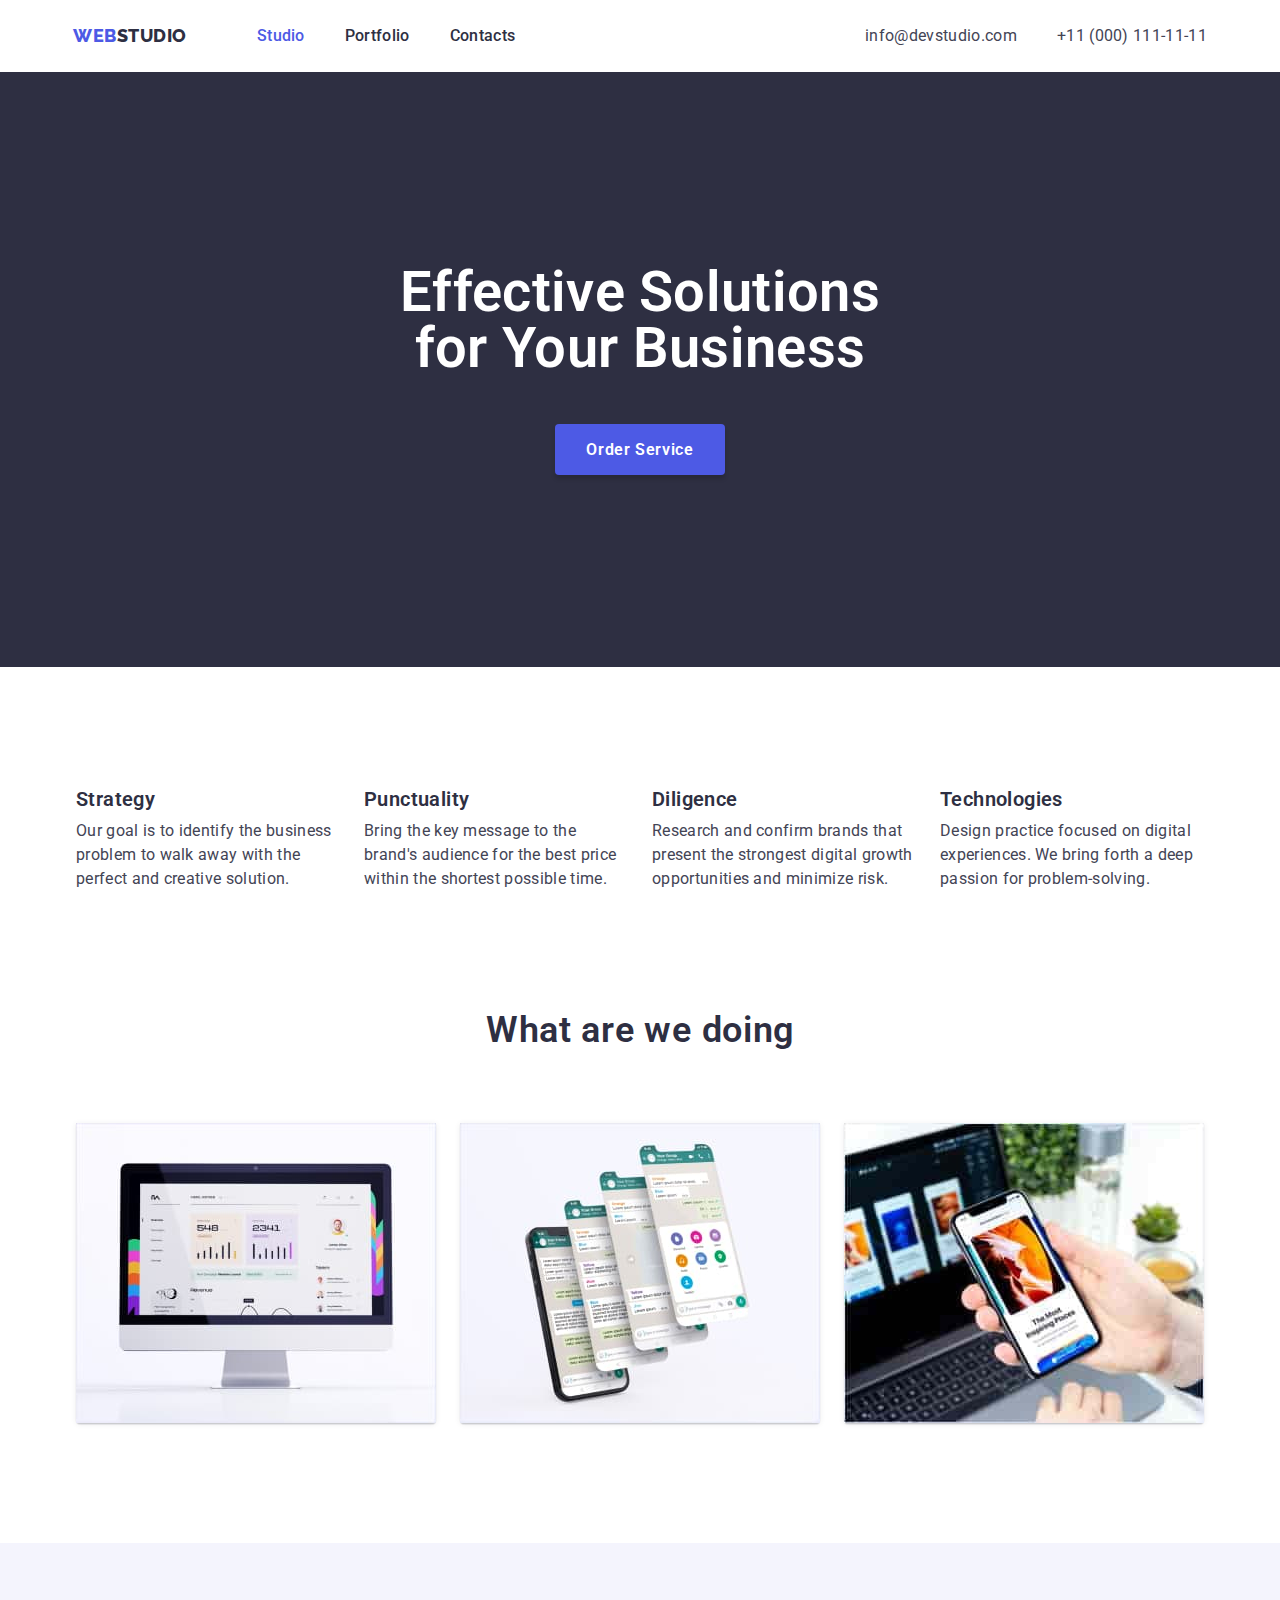
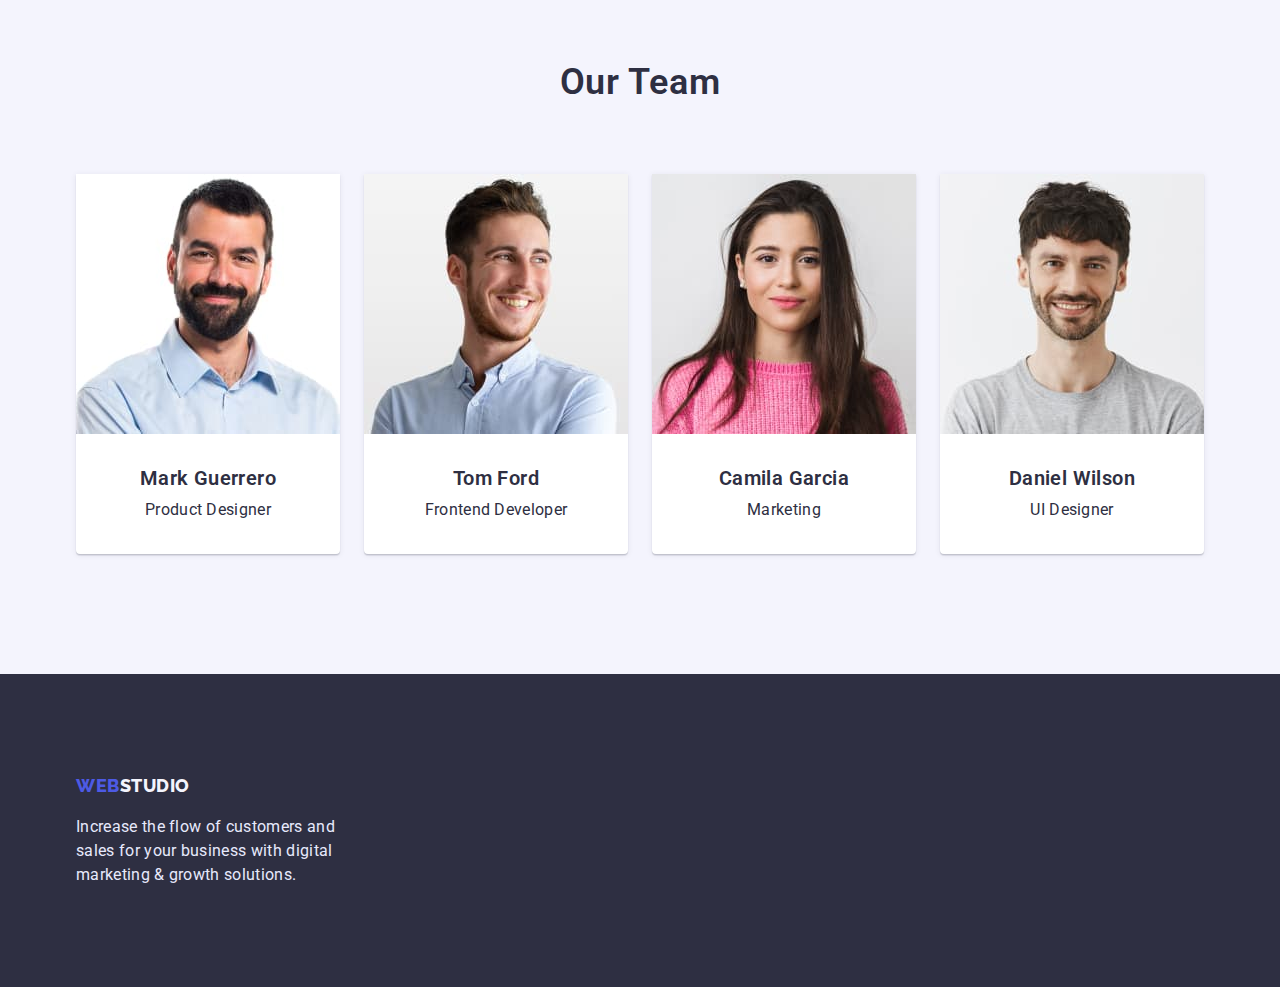
<file: index.html>
<!DOCTYPE html>
<html lang="en">
<head>
    <meta charset="UTF-8">
    <meta http-equiv="X-UA-Compatible" content="IE=edge">
    <meta name="viewport" content="width=device-width, initial-scale=1.0">
    <title>Document</title>
    <link rel="preconnect" href="https://fonts.googleapis.com">
    <link rel="preconnect" href="https://fonts.gstatic.com" crossorigin>
    <link href="https://fonts.googleapis.com/css2?family=Raleway:wght@800&family=Roboto:wght@400;500;700;900&display=swap"
    rel="stylesheet">
    <link rel = "stylesheet" href="https://cdnjs.cloudflare.com/ajax/libs/modern-normalize/1.1.0/modern-normalize.min.css">
    <link rel="stylesheet" href="./css/styles.css">
</head>
<body>
    <header>
    <div class="container main-nav">
        <!--Лого-->
        <a href="/" class="logo"><span>WEB</span>STUDIO</a>
        <!--Навігація-->
        <nav>
            <ul class="site-nav list">
             <li><a href="./index.html" class="current">Studio</a></li>
             <li><a href="./portfolio.html">Portfolio</a></li>
             <li class="contacts"><a href="" class="link">Contacts</a></li>
             </ul>
        </nav>
        <!--Частина header-->
        <ul class="auth-nav list">
            <li><a href="mailto:info@devstudio.com">info@devstudio.com</a></li>
            <li class="number"><a href="tel:+11(000)111-11-11">+11 (000) 111-11-11</a></li>
        </ul>
    </div>
    </header>
        <!--Hero-->
        <main>
            <section class="hero">
                <h1 class="hero-title">Effective Solutions<br>for Your Business<br></h1>
                <button class="filter-btn" type="button">Order Service</button>
            </section>
        <!--Одна з секцій сторінки-->
        <section class="section">
        <div class="container">
            <ul class="list first-section">
                <li class="item"><h3 class="section-title">Strategy</h3><p>Our goal is to identify the business
                    problem to walk away with the perfect and creative solution. </p></li>
            
                <li class="item"><h3 class="section-title">Punctuality</h3><p>Bring the key message to the brand's 
                audience for the best price within the shortest possible time. </p></li>
            
                <li class="item"><h3 class="section-title">Diligence</h3><p>Research and confirm brands that present the strongest digital 
                growth opportunities and minimize risk. </p></li>
            
                <li class="item"><h3 class="section-title">Technologies</h3><p>Design practice focused on digital experiences. We bring forth 
                a deep passion for problem-solving. </p></li>
            </ul>
            </div>
        </section>
         <!--Одна з секцій сторінки-->
        <section class="section-presentation">
            <div class="container">
            <h2 class="presentation-title">What are we doing</h2>
        <ul class="list second-section">
            <li class="icon"><img src="./images/photo-1.jpg" alt="iMAC" width="360" height="300" ></li>
            <li class="icon"><img src="./images/photo-2.jpg" alt="Iphone" width="360" height="300" ></li>
            <li class="icon"><img src="./images/photo-3.jpg" alt="Iphone" width="360" height="300" ></li>
        </ul>
            </div>
        </section>
          <!--Team-->
          <section class="section-team">
            <div class="container">
            <h2 class="team-title">Our Team</h2>
            <ul class="list third-section">
                <li class="icon">
                    <img src="./images/photo-4.jpg" alt="photo of a team member" width="264" height="260"><h3 class="section-title team-member">Mark Guerrero</h3><p class="stylized-paragraph">Product Designer</p>
                </li>   
                <li class="icon">
                    <img src="./images/photo-5.jpg" alt="photo of a team member" width="264" height="260"><h3 class="section-title team-member">Tom Ford</h3><p class="stylized-paragraph">Frontend Developer</p>
                </li>
                <li class="icon">
                    <img src="./images/photo-6.jpg" alt="photo of a team member" width="264" height="260"><h3 class="section-title team-member">Camila Garcia</h3><p class="stylized-paragraph">Marketing</p>
                </li>
                <li class="icon">
                    <img src="./images/photo-7.jpg" alt="photo of a team member" width="264" height="260"><h3 class="section-title team-member">Daniel Wilson</h3><p class="stylized-paragraph">UI Designer</p>
                </li>
            </ul>
            </div>
          </section>
        </main>
          <!--footer-->
          <footer class="footer-form">
            <div class="container">
            <a href="/" class="logo-footer"><span>WEB</span>STUDIO</a>
            <p>Increase the flow of customers and<br> sales for your business with digital<br>marketing & growth solutions.</p>
            </div>
          </footer>
        </div>
       
</body>
</html>
</file>
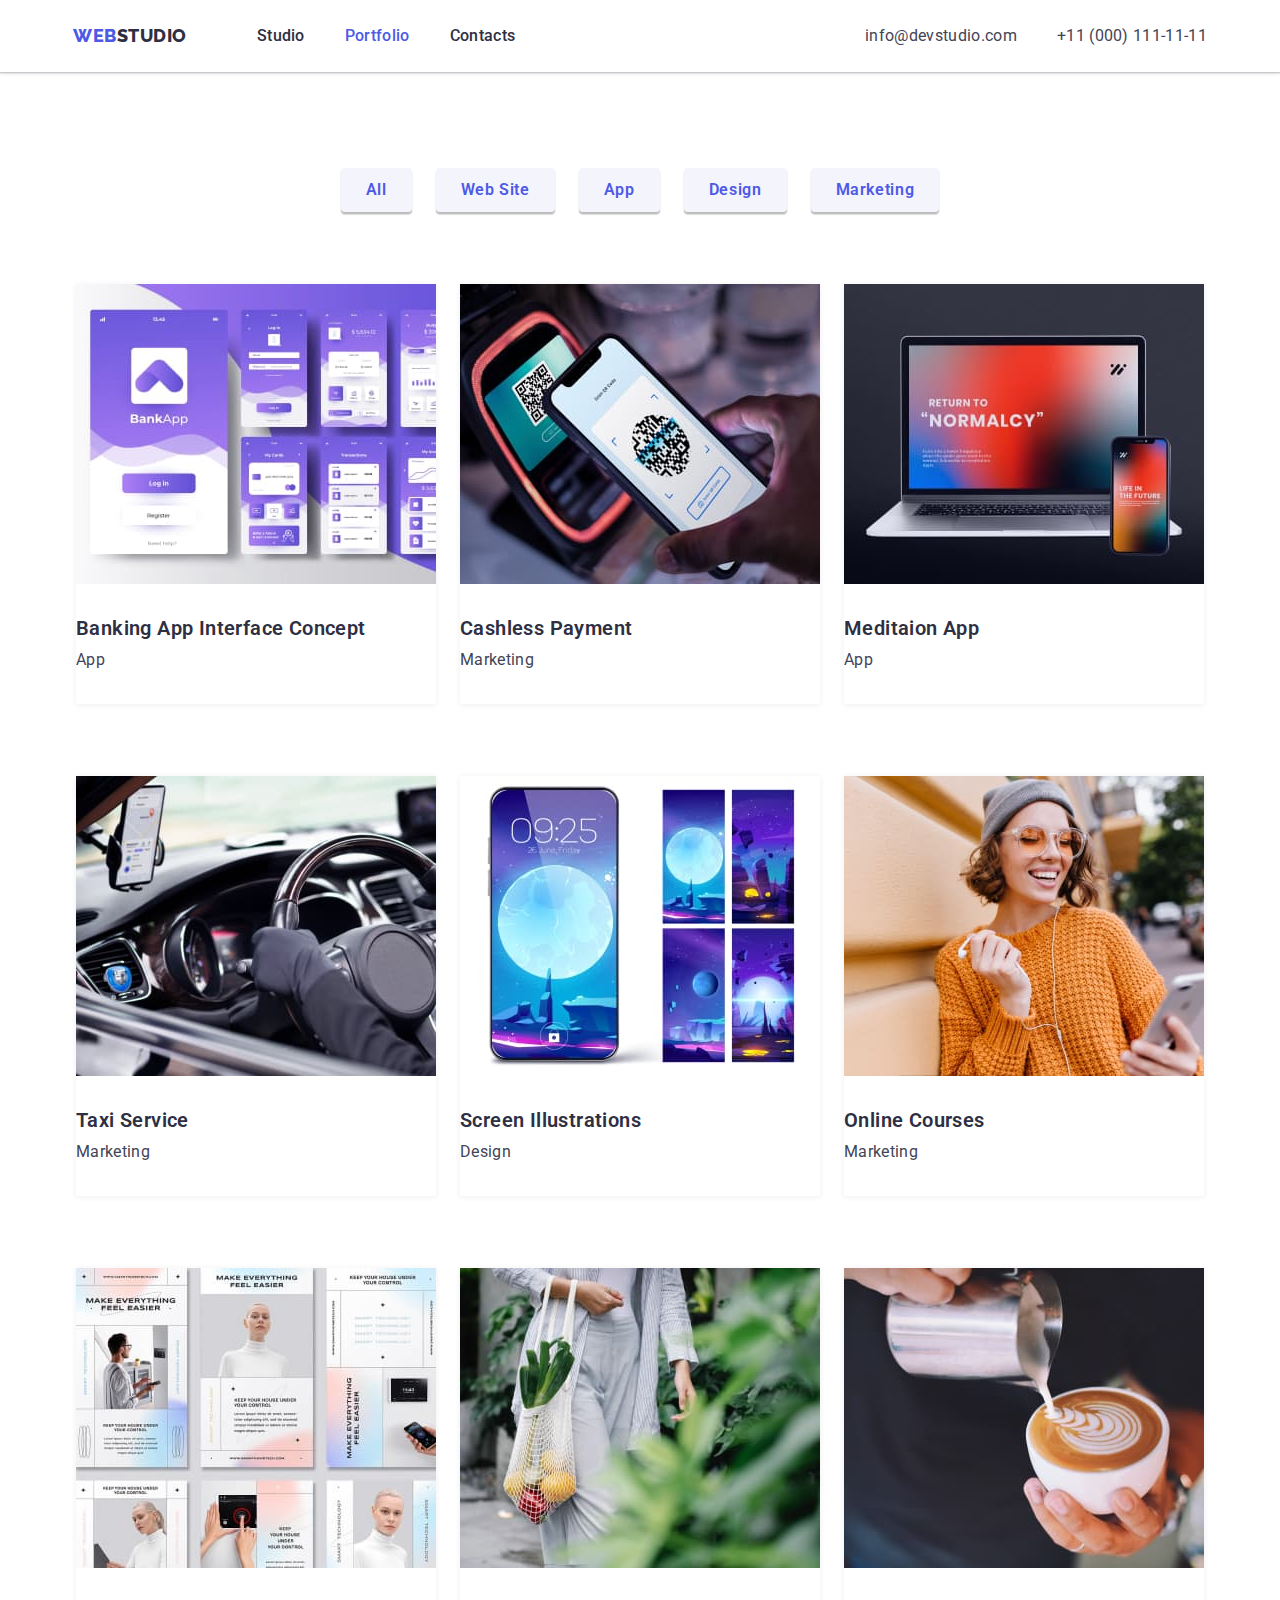
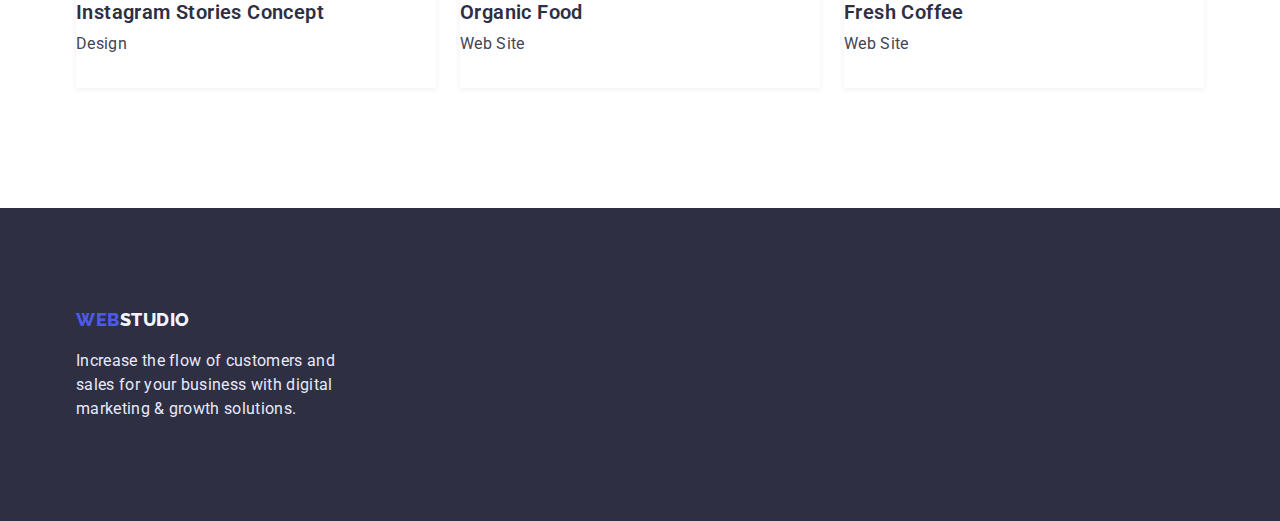
<file: portfolio.html>
<!DOCTYPE html>
<html lang="en">
<head>
    <meta charset="UTF-8">
    <meta http-equiv="X-UA-Compatible" content="IE=edge">
    <meta name="viewport" content="width=device-width, initial-scale=1.0">
    <title>Document</title>
    <link rel="preconnect" href="https://fonts.googleapis.com">
    <link rel="preconnect" href="https://fonts.gstatic.com" crossorigin>
    <link href="https://fonts.googleapis.com/css2?family=Raleway:wght@800&family=Roboto:wght@400;500;700;900&display=swap"
    rel="stylesheet">
    <link rel="stylesheet" href="https://cdnjs.cloudflare.com/ajax/libs/modern-normalize/1.1.0/modern-normalize.min.css">
    <link rel="stylesheet" href="./css/styles.css">
</head>
<body>
    <header class="main-nav">
    <div class="container main-nav">
        <!--Лого-->
        <a href="/" class="logo"><span>WEB</span>STUDIO</a>
        <!--Навігація-->
        <nav>
            <ul class="site-nav list">
                <li><a href="./index.html">Studio</a></li>
                <li><a href="" class="current">Portfolio</a></li>
                <li><a href="">Contacts</a></li>
            </ul>
        </nav>
        <!--Частина header-->
        <ul class="auth-nav list">
            <li><a href="mailto:info@devstudio.com">info@devstudio.com</a></li>
            <li class="number"><a href="tel:+11(000)111-11-11">+11 (000) 111-11-11</a></li>
    
        </ul>
    </div>
    </header>
    <main>
        <!--Cекція-->
      <section class="section filter">
        <div class="container">
        <!--Cписок з кнопок-->
        <ul class="list fourth-section">
            <li><button class="portfolio-btn" type="button">All</button></li>
            <li><button class="portfolio-btn" type="button">Web Site</button></li>
            <li><button class="portfolio-btn" type="button">App</button></li> 
            <li><button class="portfolio-btn" type="button">Design</button></li>
            <li><button class="portfolio-btn" type="button">Marketing</button></li>
        </ul>
        <!--Cписок з 9-ти карток-->
        <ul class="list fifth-section">
            <li><a class="frame"><img src="./images/portfolio_photo-1.jpg" alt="banking app" width="360" height="300"><h3 class="section-title portfolio-card">Banking App Interface Concept</h3><p class="stylized-paragraph">App</p></a></li>

            <li><a class="frame"><img src="./images/portfolio_photo-2.jpg" alt="cashless payment" width="360" height="300"><h3 class="section-title portfolio-card">Cashless Payment</h3><p class="stylized-paragraph">Marketing</p></a></li>

            <li><a class="frame"><img src="./images/portfolio_photo-3.jpg" alt="meditaion app" width="360" height="300"><h3 class="section-title portfolio-card">Meditaion App</h3><p class="stylized-paragraph">App</p></a></li>

            <li class="flex-element"><a class="frame"><img src="./images/portfolio_photo-4.jpg" alt="taxi service" width="360" height="300"><h3 class="section-title portfolio-card">Taxi Service</h3><p class="stylized-paragraph">Marketing</p></a></li>
            
            <li class="flex-element"><a class="frame"><img src="./images/portfolio_photo-5.jpg" alt="screen illustrations" width="360" height="300"><h3 class="section-title portfolio-card">Screen Illustrations</h3><p class="stylized-paragraph">Design</p></a></li>
            
            <li class="flex-element"><a class="frame"><img src="./images/portfolio_photo-6.jpg" alt="online courses" width="360" height="300"><h3 class="section-title portfolio-card">Online Courses</h3><p class="stylized-paragraph">Marketing</p></a></li>
            
            <li class="flex-element"><a class="frame"><img src="./images/portfolio_photo-7.jpg" alt="instagram stories concept" width="360" height="300"><h3 class="section-title portfolio-card">Instagram Stories Concept</h3><p class="stylized-paragraph">Design</p></a></li>
            
            <li class="flex-element"><a class="frame"><img src="./images/portfolio_photo-8.jpg" alt="organic food" width="360" height="300"><h3 class="section-title portfolio-card">Organic Food</h3><p class="stylized-paragraph">Web Site</p></a></li>
           
            <li class="flex-element"><a class="frame"><img src="./images/portfolio_photo-9.jpg" alt="Fresh Coffee" width="360" height="300"><h3 class="section-title portfolio-card">Fresh Coffee</h3><p class="stylized-paragraph">Web Site</p></a></li>
        </ul>
        </div>
    </section>
    </main>

    <!--Footer-->
    <footer class="footer-form">
        <div class="container">
        <a href="/" class="logo-footer"><span>WEB</span>STUDIO</a>
        <p>Increase the flow of customers and<br> sales for your business with digital<br>marketing & growth solutions.</p>
        </div>
    </footer>
    
</body>
</html>
</file>
<file: css/styles.css>
:root {
--primery-text-color:#434455;
--title-text-color:#2E2F42;
--accent-color:#4D5AE5;
--white-color:#FFFFFF;
}



/* Колір фону та тексту для body */
body {
background-color: #FFFFFF;
color:var(--primery-text-color);
font-family: Roboto ,sans-serif;
font-weight: 400;
font-size: 16px;
line-height: 1.5;
letter-spacing: 0.02em;
}

/* Утиліти */
.list {
    list-style: none;
    padding: 0;
    margin: 0;

}

.container {
    margin-left: auto;
    margin-right: auto;
    width: 1158px;
    padding-left: 15px;
    padding-right: 15px;
    /* outline: 2px solid tomato; */

}

img {
    display: block;
}

a {
    text-decoration: none;
}



/* Навігація , header */

header {
    box-shadow: 0px 2px 1px rgba(46, 47, 66, 0.08), 0px 1px 1px rgba(46, 47, 66, 0.16), 0px 1px 6px rgba(46, 47, 66, 0.08);
}

/* logo */
.logo {
    color:#2E2F42;
    background-color:#FFFFFF;
    font-family: Raleway,sans-serif;
    font-weight: 800;
    font-size: 18px;
    line-height: 1.3;
    letter-spacing: 0.03em;
        /* identical to box height, or 133% */
    
       
    
}

/* Колір logo */
.logo > span {
    color:#4D5AE5 ;
 
}

/* Main nav */
.main-nav{
    display: flex;
    align-items: center;
    justify-content: center;
    padding-right: 12px;
    padding-left: 12px;
   
}

/*Оформлення site-nav*/
.site-nav{ 
    display: flex;
    margin-left: 70px;
    
}

 .site-nav a { 
    color: #2E2F42;
     font-weight: 500;
    font-size: 16px;
    line-height: 1.5;
    margin-right: 40px;
    padding-top: 24px;
    padding-bottom: 24px;
    display: block;
 }  
 
 .contacts a {
    margin-right: 0;
 }



.site-nav a:hover{
    color: #4D5AE5;
}

.site-nav a:focus {
    color:#4D5AE5;
}

.site-nav a.current {
    color: #4D5AE5;
}


/* Оформлення auth-nav */
.auth-nav{
    display: flex;
    margin-left:auto ;
}


.auth-nav a {
    color:#434455 ;
    font-weight: 400;
    font-size: 16px;
    line-height: 1.5;
    margin-right: 40px;
    padding-top: 24px;
    padding-bottom: 24px;
    display: block;
   
}

.number a{
    margin-right: 0;
}

.auth-nav a:hover {
    color: #4D5AE5;
}

.auth-nav a:focus {
    color: #4D5AE5;
}


/*hero*/

.hero {
    text-align: center;
    background-color: #2E2F42;
    padding-top:192px;
    padding-bottom:192px;
}


.hero-title {
    color: #FFFFFF;
    font-style: normal;
    font-weight: 600;
    font-size: 56px;
    line-height: 1;
        /* or 107% */
    text-align: center;
    margin-top: 0;
    margin-bottom: 48px;
   
    /* background-color:teal; */
}



/* Оформлення cекцій(за винятком hero) */
.section-title {
    color:var(--title-text-color);
    font-weight: 600;
    font-size: 20px;
    line-height: 1.2;
    /* identical to box height, or 120% */
    letter-spacing: 0.02em;
    margin-top: 0px;
    margin-bottom: 8px;
}



.section {
   padding-top: 120px;
   padding-bottom: 120px;
  
   
}
/* Cписок найпершої секції */
.first-section {
    display: flex;
    flex-wrap: wrap;
    justify-content: center;
    gap: 24px;
}

/* Ширина тексту в <li> 1-ої секції */
 .item {
    width: 264px;
}


/* Cкидаємо margin для <p> секції */
.section p {
    margin-top: 0;
    margin-bottom: 0;
  

}
/* Скидаємо margin для <p> cекції */
.section-team p {
    margin-top: 0;
    margin-bottom: 0;
}


.section-presentation {
    color:var(--title-text-color);
    padding-bottom: 120px;
   
  
    
   
}
/* Список другої секції */
.second-section {
    display: flex;
    flex-wrap: wrap;
    align-items: center;
    gap: 24px;
}

.presentation-title {
    font-weight: 600;
    font-size: 36px;
    line-height: 40px;
    line-height: 1.1;
    letter-spacing: 0.02em;
    margin-top: 0;
    margin-bottom: 72px;
    text-align: center;
}


.team-title {
    font-weight: 600;
    font-size: 36px;
    line-height: 40px;
    line-height: 1.1;
    letter-spacing: 0.02em;
    margin-top: 0;
    margin-bottom: 0;
    text-align: center;
    margin-bottom: 72px;
   
}


.section-team {
    color: var(--title-text-color);
    background-color: #F4F4FD;
    margin-top:0;
    margin-bottom: 0;
    padding-top: 120px;
    padding-bottom: 120px;
}
/* Список третьої секції */
.third-section {
    display: flex;
    flex-wrap: wrap;
    gap: 24px;
}

.icon {
    background: #FFFFFF;
    box-shadow: 0px 1px 6px rgba(46, 47, 66, 0.08), 0px 1px 1px rgba(46, 47, 66, 0.16), 0px 2px 1px rgba(46, 47, 66, 0.08);
    border-radius: 0px 0px 4px 4px;
    text-align: center;
}

.team-member {
    margin-top: 32px;
    
}
/* Список четвертої секції */
.fourth-section {
    display: flex;
    flex-wrap: wrap;
    justify-content: center;
    gap: 24px;
}

.filter {
    padding-top: 96px;
    padding-bottom: 120px;
}

/* Список четвертої секції */
.fifth-section {
    display: flex;
    flex-wrap: wrap;
    margin-top: 72px;
    gap: 24px;
    justify-content: center;
    
}

.flex-element {
    margin-top: 48px;
}

.portfolio-card {
    margin-top: 32px;
}
.stylized-paragraph {
    margin-top: 0;
    padding-bottom: 32px;
}



/* Нижня рамка карток в портфоліо */
.frame {
    display: block;
    box-sizing: border-box;
    border-bottom: 0.5px #F4F4FD;
    box-shadow: 0px 1px 6px rgba(46, 47, 66, 0.08);
}

/* Footer */
.footer-form {
    color:#E7E9FC ;
    background-color: #2E2F42;

}

.logo-footer  {
    color: #F4F4FD;
    font-family: Raleway,sans-serif;
    font-weight: 800;
     font-size: 18px;
    line-height: 1.3;
    letter-spacing: 0.03em;
    /* identical to box height, or 133% */
    
       

}

.logo-footer>span {
    color:#4D5AE5;
      
}

.footer-form {
    padding-top: 100px;
    padding-bottom: 100px;
    padding-left: 12px;
    padding-right: 12px;
   
}

.footer-form p {
    margin-top: 16px;
    margin-bottom: 0;
   
}

/* Оформлення кнопки Order service */

.filter-btn {
    color:var(--white-color);
    background-color:var(--accent-color) ;
    font-weight: 600;
    font-size: 16px;
    line-height: 1.2;
    letter-spacing: 0.04em;
    width: 170px;
    height: 51px;
    left: 635px;
    top: 432px;
    box-shadow: 0px 4px 4px rgba(0, 0, 0, 0.15);  
    border-radius: 4px;  
    border: 1px solid transparent ;
}

.filter-btn:hover,.filter-btn:focus
{  
    color: var(--accent-color);
    background-color: var(--white-color);
    cursor: pointer;


}

/* Оформлення кнопок в портфоліо */

.portfolio-btn {
    color: var(--accent-color);
    background-color: #F4F4FD;
    font-weight: 600;
    font-size: 16px;
    line-height: 1,5;
    letter-spacing: 0.04em;
    box-shadow: 0px 3px 1px rgba(0, 0, 0, 0.1), 0px 2px 1px rgba(0, 0, 0, 0.08), 0px 2px 2px rgba(0, 0, 0, 0.12);
    border-radius: 4px;
    padding-top: 12px;
    padding-bottom: 12px;
    padding-left: 24px;
    padding-right: 24px;
    border: 1px solid transparent;;
}

.portfolio-btn:hover,.portfolio-btn:focus
{   
    color: var(--white-color);
    background-color: #4D5AE5;
    cursor: pointer;
}

/* Блокова модель */

*, ::after , ::before {
    box-sizing: border-box;
}










/*колір основного тексту #2E2F42*/

/*колір вторинного тексту #434455*/

/*білий колір #FFFFFF*/

/* акцент #4D5AE5*/

/* колір вторинного тексту №2 #E7E9FC*/

/* вторинний колір фону #F4F4FD*/

/* основний колір фону #F5F5F5*/

/* колір фону hero #2E2F42 */
</file>
